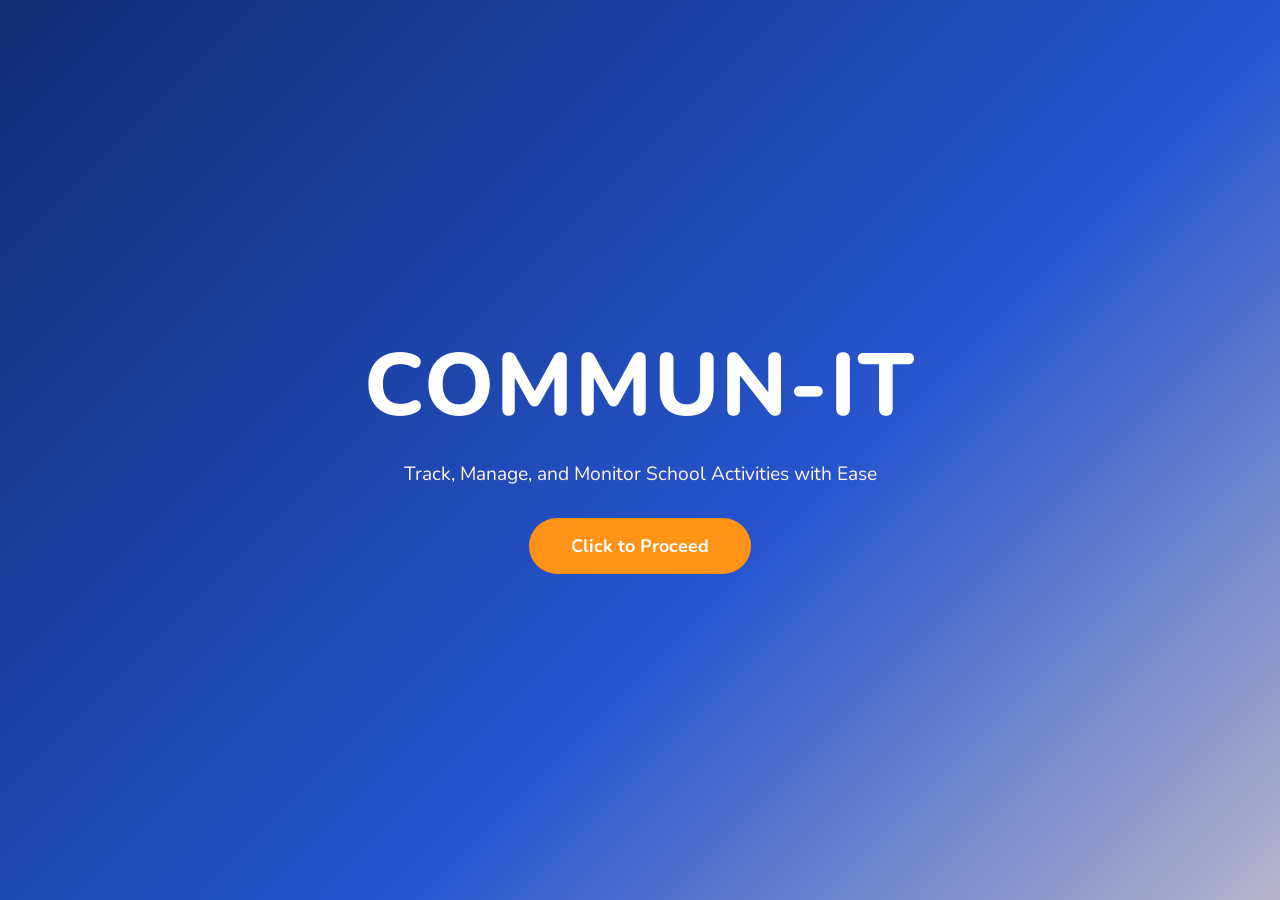
<file: index.html>
<!DOCTYPE html>
<html>
<head>
    <meta name="viewport" content="width=device-width, initial-scale=1.0">
    <link rel="stylesheet" href="Months/style.css">
    <link rel="preconnect" href="https://fonts.googleapis.com">
    <link rel="preconnect" href="https://fonts.gstatic.com" crossorigin>
    <link href="https://fonts.googleapis.com/css2?family=Nunito:ital@0;1&display=swap" rel="stylesheet">
</head>
<body>

<section id="homepage">
    <div class="opening-content">
        <h1>COMMUN-IT</h1>
        <p>Track, Manage, and Monitor School Activities with Ease</p>
        <a href="content.html" class="enter-btn" id="proceed-btn">
            Click to Proceed
        </a>
    </div>
</section>

</body>
</html>
</file>
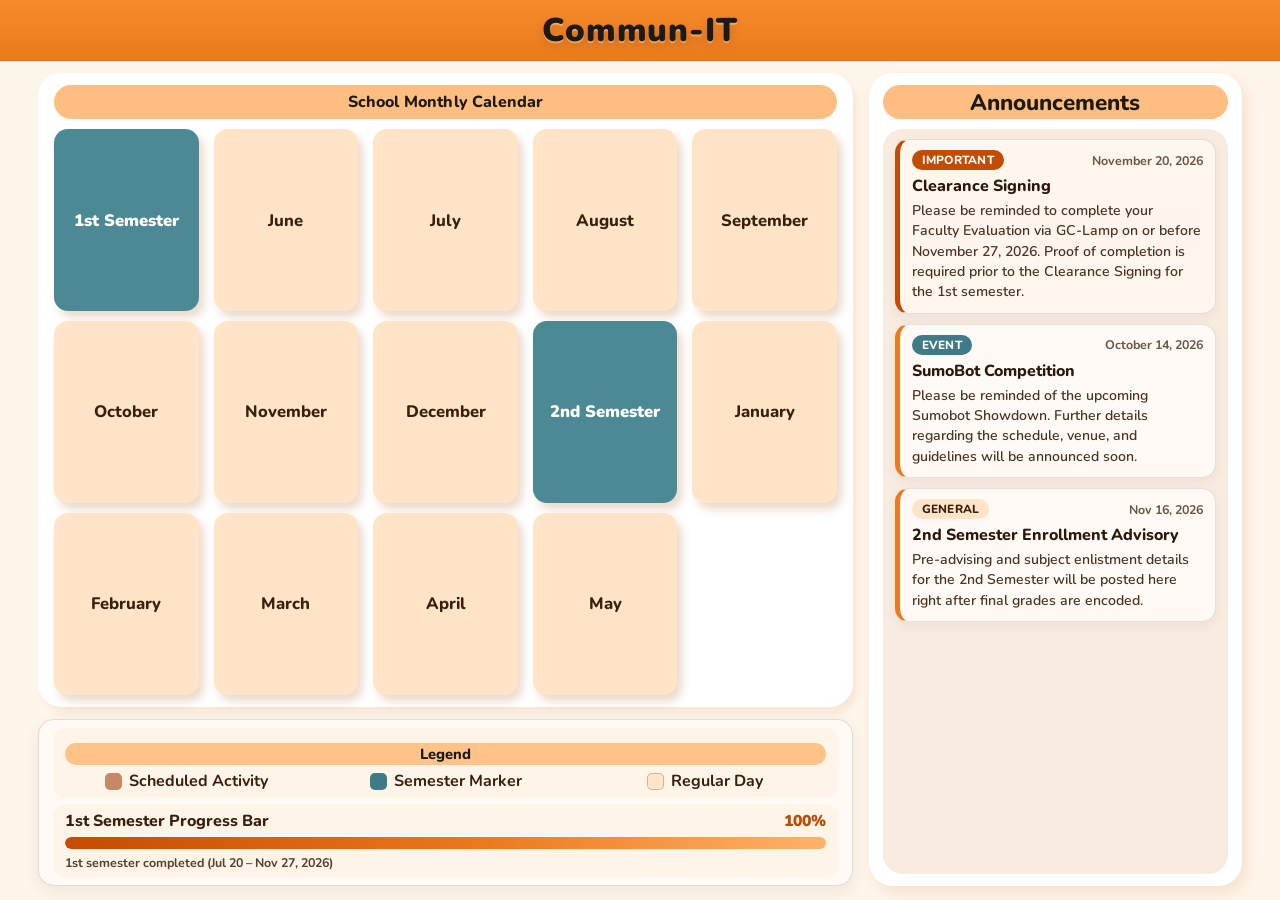
<file: content.html>
<!DOCTYPE html>
<html>
<head>
    <link rel="stylesheet" href="Months/style.css">
    <script src="Months/calendar.js" defer></script>
    <link rel="preconnect" href="https://fonts.googleapis.com">
    <link rel="preconnect" href="https://fonts.gstatic.com" crossorigin>
    <link href="https://fonts.googleapis.com/css2?family=Nunito:wght@400;600;700;800;900&display=swap" rel="stylesheet">
    <meta name="viewport" content="width=device-width, initial-scale=1.0">
</head>
<body>

<div class="title">
    <h1>Commun-IT</h1>
</div>

<div class="three-box-ui">
    <div class="main-calendar-div">

        <div class="month-portion">
            <div class="calendar-title">
                <span>School Monthly Calendar</span>
            </div>

            <div class="months-grid">
                <li class="rectangle" style="background-color: rgb(75, 137, 148);"><a style="font-weight: 900; color: rgb(255, 255, 255);">1st Semester</a></li>
                <li class="rectangle"><a href="Months/June.html">June</a></li>
                <li class="rectangle"><a href="Months/July.html">July</a></li>
                <li class="rectangle"><a href="Months/August.html">August</a></li>
                <li class="rectangle"><a href="Months/September.html">September</a></li>
                <li class="rectangle"><a href="Months/October.html">October</a></li>
                <li class="rectangle"><a href="Months/November.html">November</a></li>
                <li class="rectangle"><a href="Months/December.html">December</a></li>
                <li class="rectangle" style="background-color: rgb(75, 137, 148);"><a style="font-weight: 900; color:rgb(255, 255, 255)">2nd Semester</a></li>
                <li class="rectangle"><a href="Months/January.html">January</a></li>
                <li class="rectangle"><a href="Months/February.html">February</a></li>
                <li class="rectangle"><a href="Months/March.html">March</a></li>
                <li class="rectangle"><a href="Months/April.html">April</a></li>
                <li class="rectangle"><a href="Months/May.html">May</a></li>
            </div>
        </div>

<div class="details-of-calendar">
    <div class="calendar-summary-card">
        <div class="summary-section legend-section">
            <span class="calendar-detail-titles">Legend</span>
            <ul class="legend-list">
                <li><span class="legend-swatch swatch-activity"></span> Scheduled Activity</li>
                <li><span class="legend-swatch swatch-semester"></span> Semester Marker</li>
                <li><span class="legend-swatch swatch-day"></span> Regular Day</li>
            </ul>
        </div>

        <div class="semester-progress-box" data-start="2026-07-20" data-end="2026-11-27">
            <div class="semester-progress-header">
                <span class="semester-progress-title">1st Semester Progress Bar</span>
                <span class="semester-progress-value">0%</span>
            </div>
            <div
                class="semester-progress-track"
                role="progressbar"
                aria-label="1st Semester Progress Bar"
                aria-valuemin="0"
                aria-valuemax="100"
                aria-valuenow="0"
            >
                <div class="semester-progress-fill" style="width: 0%;"></div>
            </div>
            <p class="semester-progress-subtext">Jul 20, 2026 – Nov 27, 2026</p>
        </div>
    </div>
</div>

    </div>
    <div class="announcement-board">
        <div class="announcement-title">
            <span>Announcements</span>
        </div>
        <div class="announcement-content">
            <article class="announcement-item is-urgent">
                <div class="announcement-meta">
                    <span class="announcement-badge badge-urgent">Important</span>
                    <time class="announcement-date" datetime="2026-11-23">November 20, 2026</time>
                </div>
                <h3 class="announcement-item-title">Clearance Signing</h3>
                <p class="announcement-item-body">
                Please be reminded to complete your Faculty Evaluation via GC-Lamp on or before November 27, 2026. Proof of completion is required prior to the Clearance Signing for the 1st semester.
                </p>
            </article>

            <article class="announcement-item">
                <div class="announcement-meta">
                    <span class="announcement-badge badge-event">Event</span>
                    <time class="announcement-date" datetime="2026-11-20">October 14, 2026</time>
                </div>
                <h3 class="announcement-item-title">SumoBot Competition</h3>
                <p class="announcement-item-body">
                Please be reminded of the upcoming Sumobot Showdown. Further details regarding the schedule, venue, and guidelines will be announced soon.
                 </p>
            </article>

            <article class="announcement-item">
                <div class="announcement-meta">
                    <span class="announcement-badge badge-general">General</span>
                    <time class="announcement-date" datetime="2026-11-16">Nov 16, 2026</time>
                </div>
                <h3 class="announcement-item-title">2nd Semester Enrollment Advisory</h3>
                <p class="announcement-item-body">
                Pre-advising and subject enlistment details for the 2nd Semester will be posted here right after final grades are encoded.
                </p>
            </article>
        </div>
    </div>
</div>

</body>
</html>
</file>
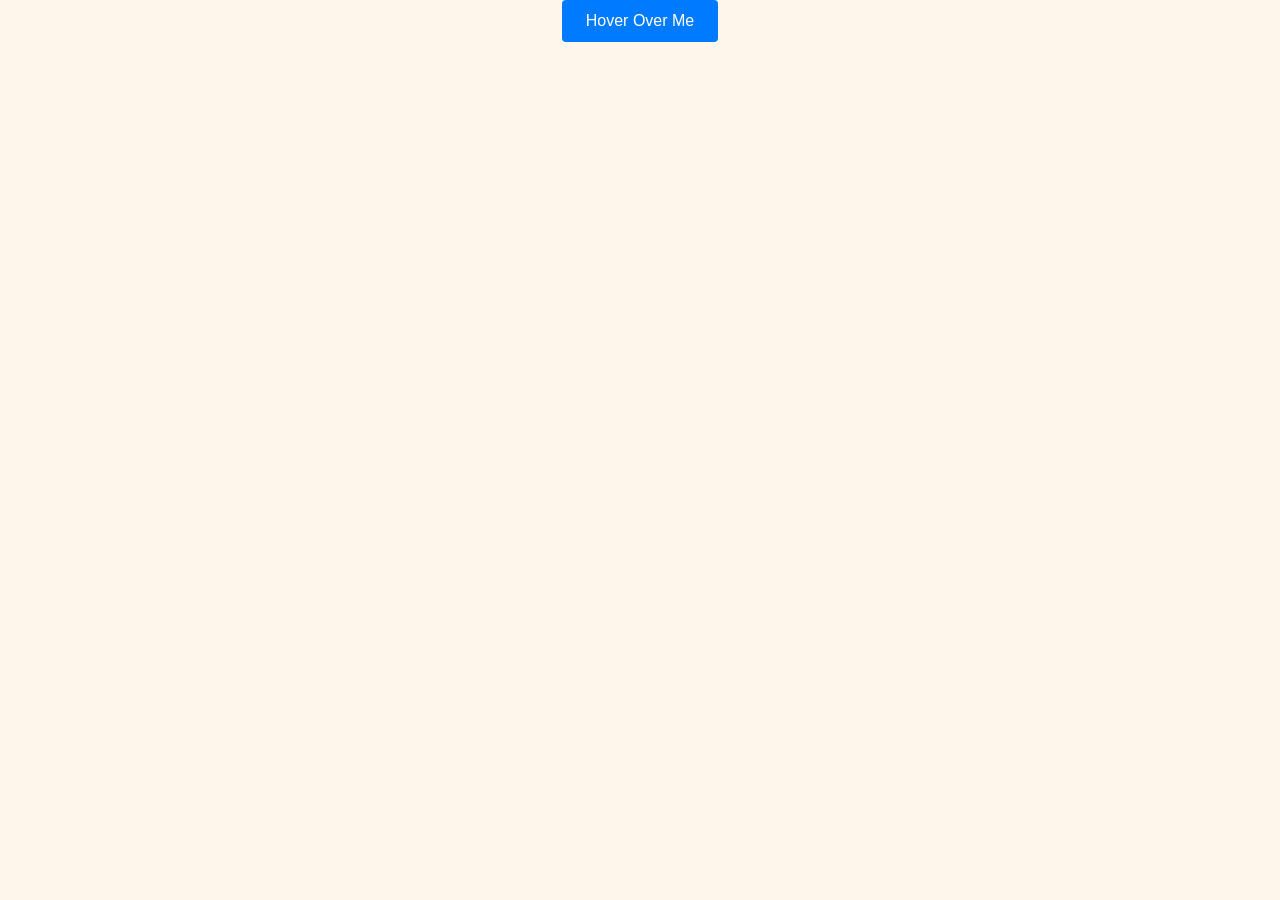
<file: Months/test.html>
<!DOCTYPE html>
<html lang="en">
<head>
    <link rel="stylesheet" href="style.css">
    <meta charset="UTF-8">
    <meta name="viewport" content="width=device-width, initial-scale=1.0">
    <title>Hover Effect Example</title>
    <style>
        /* 1. Define the default appearance */
        .hover-btn {
            background-color: #007BFF;
            color: white;
            padding: 12px 24px;
            font-size: 16px;
            border: none;
            border-radius: 4px;
            cursor: pointer;
            
            /* 2. Add a transition for smooth movement (highly recommended) */
            transition: background-color 0.3s ease, transform 0.2s ease;
        }

        /* 3. Define the style changes inside the :hover block */
        .hover-btn:hover {
            background-color: #0056b3; /* Darkens the button background */
            transform: scale(1.05);     /* Scales the button up slightly */
        }
    </style>
</head>
<body>
    <div class="button">
    <button class="hover-btn">Hover Over Me</button>
    </div>
    
</body>
</html>
</file>
<file: Months/style.css>
body {font-family: Nunito;}
a {text-decoration: none; color: #1d1a15;}

.title h1{
  font-size: 1.7rem;
  font-weight: 900;

  color: #1d1a15;
  padding: 0;
  margin: 0;
}

.title h2{
  font-size: 16px;
}

/* Title Header*/
.title {
  display: flex;
  justify-content: center;
  align-items: center;
  padding: 5px 5px;
  height: 50px;
  background: #F28C38;
  text-align: center;
}

.title a {
  text-decoration: none;
  font-size: 20px;
  color: white;
}

.content-sem-header {
  color: #38200E;
  font-weight: 700;
  font-size: 1.5rem;
}

/* Month header */
.month {
  box-sizing: border-box;
  padding: 70px 25px;
  width: 100%;
  background: #1abc9c;
  text-align: center;
}

/* div containers */

.three-box-ui {
  margin: 3vw auto;
  padding-bottom: 6vh;

  display: flex;
  width: fit-content;
  justify-content: center;

  gap: 1.5vw
}

.month li {
  list-style: none;
}

.month ul li:not(.prev):not(.next) {
  list-style: none;
  text-align: center;
}

.month .prev,
.month .next {
  position: absolute;
  top: 50%;
  transform: translateY(-50%);
}

.month .prev { left: 0; }
.month .next { right: 0; }

.main-calendar-div {
  display: flex;
  flex-direction: column;
  width: fit-content;

  gap: 1.5vw;
}

.month-portion {
  width: 60vw;
  height: auto;
  background-color: #ffffff;
  box-shadow: 0.3rem 0.4rem 0.5rem rgba(180, 95, 25, 0.10);

  padding-top: 2vh;
  padding-bottom: 2vh;

  border-radius: 2rem;
}

.calendar-title {
  font-weight: bold; 
  color: #1d1a15;
  font-size: 16px;

  margin: 0 1vw;
  margin-bottom: 1vw;
  background-color: #ffbe81; 
  border-radius: 2rem;
  width: auto;
  height: 4.5vh;

  display: flex;
  justify-content: center;
  align-items: center;
}

@media (max-width: 600px) {
  .calendar-title {
    font-size: clamp(0.8rem, 4.6vw, 1.8rem);
    height: 4vh;
  }
}

.details-of-calendar {
  display: flex;

  gap: 1.5vw;
}

.legend {
  background-color: #ffffff;
  height: 20vh;
  width: 30%;
  box-shadow: 0.3rem 0.4rem 1rem rgba(180, 95, 25, 0.15);

  border-radius: 2rem;
}

.monthly-overview {
  background-color: #ffffff;

  height: 20vh;
  flex: 1;

  box-shadow: 0.3rem 0.4rem 1rem rgba(180, 95, 25, 0.15);

  border-radius: 2rem;
}

.calendar-detail-titles {
  font-size: 1.3rem; 
  color: #1d1a15; 
  display: inline-block;
  margin-left: 1vw; 
  margin-top: 1vh; 
  font-weight: bold;
}

.announcement-board {
  background-color: #ffffff;
  width: 30vw;
  height: auto;
  box-shadow: 0.3rem 0.4rem 1rem rgba(180, 95, 25, 0.15);

  border-radius: 2rem;

  display: flex;
  flex-direction: column;
}

.announcement-title {
  width: auto;
  height: 4.5vh;
  font-weight: bold;

  margin: 2vh 1vw;

  border-radius: 2rem;

  background-color: #ffbe81;

  display: flex;
  align-items: center;
  justify-content: center;
}

.announcement-title span {
  color: #1d1a15;
  font-size: 1.4rem;
  font-weight: 900;
  text-align: center;
}

.announcement-content {
  flex: 1;
  width: auto;
  background-color: #f8ece0;

  margin: 0 1vw 2vh 1vw;

  border-radius: 2rem;
}

/* Previous button*/
.month .prev a{
  display: block;
  background-color: #007BFF;
  color: white;
  padding: 11px 22px;
  font-size: 12px;
  border: none;
  border-radius: 4px;
  cursor: pointer;
  /* Transition for smooth movement*/
  transition: background-color 0.3s ease, transform 0.2s ease;
}

/* Prev button hover effect */
.prev a:hover {
  background-color: #0056b3; /* Darkens the button background */
  transform: scale(1.05);     /* Scales the button up slightly */
}

/* Next button */
.month .next a{
  background-color: #007BFF;
  color: white;
  padding: 11px 22px;
  font-size: 12px;
  border: none;
  border-radius: 4px;
  cursor: pointer;
  /* Transition for smooth movement*/
  transition: background-color 0.3s ease, transform 0.2s ease;
}

/* Next button hover effect */
.next a:hover {
  background-color: #0056b3; /* Darkens the button background */
  transform: scale(1.05);     /* Scales the button up slightly */
}

/* Weekdays (Sun-Sat) */
.weekdays {
  margin: 0;
  padding: 10px 0;
  background-color:#ddd;
}

/* Aligns labels (Sun-Sat) correctly*/
.weekdays li {
  display: inline-block;
  width: 13.6%;
  color: #666;
  text-align: center;
}

/* Days (1-31) */
.days {
  padding: 10px 0;
  background: #eee;
  margin: 0;
}

/*clickable area to access button on days and how it looks*/
.days button {
  width: min(44px, 100%);
  min-height: 36px;
  padding: 8px 2px;
  border: 0;
  border-radius: 4px;
  background: transparent;
  text-align: center;
  font-size: 12px;
  color: #777;
  cursor: pointer;
}

/*color of highlight when hovered*/
.days button:hover,
.days button:focus {
  background: #fafafa;
  outline: 2px solid #06a147;
}

/*makes sure that day positions are correct*/
.days > .day-cell {
  position: relative;
  width: 100%;
  min-width: 0;
  display: flex;
  justify-content: center;
}

/*makes info pop up during hover*/
.days .tooltip {
  position: absolute;
  bottom: calc(100% + 8px);
  left: 50%;
  z-index: 1;
  padding: 8px 12px;
  border-radius: 4px;
  background: #333;
  color: white;
  white-space: nowrap;
  transform: translateX(-50%);
  visibility: hidden;
  opacity: 0;
  transition: opacity 0.2s ease;
}

/*makes button highlight when hovering or focus*/
.days > .day-cell:hover .tooltip,
.days > .day-cell:focus-within .tooltip {
  visibility: visible;
  opacity: 1;
}

/*makes sure that days and the weekdays are alligned in their respective columns*/
.weekdays,
.days {
  display: grid;
  grid-template-columns: repeat(7, minmax(0, 1fr));
  list-style: none;
  padding: 10px;
  place-items: center;
  text-align: center;
}

/*empty spaces so that dates are aligned to their correct days*/
.days .empty {
  visibility: hidden;
  margin: 0;
  padding: 0;
}

/* Highlight the "current" day */
.days button.active {
  padding: 5px;
  background: #1abc9c;
  color: white !important
}

/* button container */
.button {
display: flex;
  justify-content: center;
  align-items: center;     
}

/*Info at the bottom of the page*/
.selected-date-info {
  margin: 20px 10px;
  padding: 12px;
  border-radius: 4px;
  background: #eee;
  color: #333;
  text-align: center;
}

/*BACKGROUND COLOR OF THE PAGE*/
:root{--bg:#FFF6EB;color-scheme:light}
html,body {
  height:100%;
  margin:0;
  background:var(--bg)
}

/*BUTTONS*/
.months-grid {
  display: grid;
  grid-template-columns: repeat(5, 1fr);
  gap: 1.7rem;

  justify-items: center;
  align-items: center;

  margin: 2vh 2vw;
}

.rectangle {
  width: 9.5vw;
  height: 11vh;

  box-shadow: 0.3rem 0.4rem 0.5rem rgba(153, 71, 4, 0.2);

  background-color: #FFE4C8;

  border-radius: 15px;
  box-sizing: border-box;
  min-height: 120px;
  margin: 0;
  padding: 0;

  list-style: none;

  font-size: 20px;

  transition: all 0.2s ease;
}

.rectangle:hover {
  background-color: #FFC896;
  transform: translateY(-3px);
}

.rectangle a{
  display: flex;
  align-items: center;
  justify-content: center;
  width: 100%;
  height: 100%;
  text-decoration: none;

  font-weight: 800;
  color: #38200E;
}

#homepage{
  min-height:100vh;
  min-height:100svh;
  padding:24px;
  display:flex;
  flex-direction:column;
  justify-content:center;
  align-items:center;
  text-align:center;
  background: linear-gradient(
    135deg,
    #102c72 0%,
    #2755cf 60%,
    #ffe3c9 120%
  );
  color:white;
}

.opening-content h1{
  font-size:clamp(48px, 10vw, 90px);
  font-weight:800;
  letter-spacing:2px;
  margin-bottom:15px;
}

.opening-content p{
  font-size:clamp(18px, 3vw, 24px);
  max-width:700px;
  line-height:1.5;
  color:#fff4e6;
  margin-bottom:35px;
}

/* enter button */
.enter-btn{
  display:inline-block;
  padding:16px 42px;
  background:#ff9317;
  color:white;
  font-size:18px;
  font-weight:bold;
  border-radius:999px;
  text-decoration:none;
  transition:all .3s ease;
}

/* effects for the enter button */
.enter-btn:hover{
  background:#ff7a00;
  transform:translateY(-3px);
  box-shadow:0 8px 20px rgba(0,0,0,.25);
}

/* for the fade out transition */
body{
    opacity: 1;
    transition: opacity 0.5s ease;
}
body.fade-out{
    opacity: 0;
}

/* for the fade in transition */
@keyframes fadeIn{
    from{
        opacity:0;
    }
    to{
        opacity:1;
    }
}

@media (max-width: 600px) {
  .three-box-ui {
    box-sizing: border-box;
    width: auto;
    margin: 16px;
    padding-bottom: 16px;
    flex-direction: column;
    align-items: stretch;
    gap: 16px;
  }

  .main-calendar-div {
    width: 100%;
    min-width: 0;
    gap: 16px;
  }

  .month-portion {
    box-sizing: border-box;
    width: 100%;
    min-width: 0;
    padding: 16px 12px;
  }

  .calendar-title {
    box-sizing: border-box;
    width: 100%;
    min-height: 48px;
    height: auto;
    margin: 0 0 12px;
    padding: 8px;
    font-size: clamp(0.9rem, 4.5vw, 1.2rem);
    line-height: 1.25;
    text-align: center;
  }

  .calendar-detail-titles {
    font-size: clamp(0.9rem, 4vw, 1.15rem);
    margin: 0;
    padding: 12px;
  }

  .announcement-title span {
    font-size: clamp(0.9rem, 4vw, 1.2rem);
  }

  .months-grid {
    grid-template-columns: repeat(2, minmax(0, 1fr));
    gap: 10px;
    margin: 0;
    align-items: stretch;
    justify-items: stretch;
  }

  .rectangle {
    box-sizing: border-box;
    width: 100%;
    min-width: 0;
    height: 78px;
    min-height: 0;
    font-size: clamp(14px, 4vw, 18px);
  }

  .rectangle a {
    box-sizing: border-box;
    padding: 8px;
    text-align: center;
    overflow-wrap: normal;
  }

  .months-grid > .rectangle:nth-child(1),
  .months-grid > .rectangle:nth-child(9) {
    grid-column: 1 / -1;
    height: 52px;
    font-size: 16px;
  }

  .months-grid > .rectangle:nth-child(8),
  .months-grid > .rectangle:nth-child(14) {
    grid-column: 1 / -1;
    justify-self: center;
    width: calc((100% - 10px) / 2);
  }

  .details-of-calendar {
    flex-direction: column;
    gap: 12px;
  }

  .legend,
  .monthly-overview {
    box-sizing: border-box;
    width: 100%;
    min-width: 0;
    min-height: 96px;
    height: auto;
  }

  .announcement-board {
    box-sizing: border-box;
    width: 100%;
    min-width: 0;
    min-height: 220px;
    padding: 12px;
  }

  .announcement-title {
    box-sizing: border-box;
    min-height: 48px;
    height: auto;
    margin: 0 0 12px;
    padding: 8px;
  }

  .announcement-content {
    min-height: 140px;
    margin: 0;
  }

  .title {
    height: auto;
    min-height: 50px;
  }

  .title a,
  .title h1,
  .title h2 {
    font-size: 18px;
  }

  .month {
    padding: 50px 12px 30px;
  }

  .month ul li {
    font-size: 16px;
    letter-spacing: 1px;
  }

  .month .prev a,
  .month .next a {
    padding: 10px 12px;
  }

  .weekdays,
  .days {
    padding: 8px 4px;
  }

  .weekdays li {
    font-size: 12px;
  }

  .days button {
    min-height: 40px;
  }

  .days .tooltip {
    position: fixed;
    left: 50%;
    bottom: 16px;
    max-width: calc(100vw - 32px);
    white-space: normal;
  }

  .months_this,
  .months_next {
    grid-template-columns: repeat(2, minmax(0, 1fr));
    gap: 10px;
    padding: 0 12px;
  }

  .rectangle {
    min-height: 78px;
  }

  #homepage {
    padding: 24px 16px;
  }

  .opening-content p {
    margin-left: auto;
    margin-right: auto;
  }

  .enter-btn {
    width: min(240px, 100%);
    padding: 15px 20px;
  }
}

@media (max-width: 600px) {
  .months_this,
  .months_next {
    grid-template-columns: 1fr;
  }

  .opening-content h1 {
    font-size: clamp(32px, 12vw, 42px);
  }

  .days button {
    min-height: 38px;
    font-size: 11px;
  }
}

/* Fit the month calendar cleanly inside one screen */
html,
body {
  min-height: 100dvh;
  height: auto;
  overflow-x: hidden;
}

body:has(.month) {
  height: 100dvh;
  overflow: hidden;
  display: flex;
  flex-direction: column;
}

.title {
  flex: 0 0 48px;
  height: 48px;
}

.month {
  position: relative;
  flex: 0 0 auto;
  padding: 20px 60px;
  min-height: 0;
  width: 100%;
  box-sizing: border-box;
  display: flex;
  align-items: center;
  justify-content: center;
}

.weekdays {
  flex: 0 0 auto;
  width: 100%;
  min-height: 0;
  padding: 8px 10px;
  box-sizing: border-box;
}

.days {
  flex: 1 1 auto;
  width: 100%;
  min-height: 0;
  padding: 6px 10px 10px;
  box-sizing: border-box;
  grid-template-rows: repeat(6, minmax(0, 1fr));
  align-content: stretch;
}

.days > .day-cell {
  width: 100%;
  height: 100%;
  min-height: 0;
  display: flex;
  align-items: center;
  justify-content: center;
}

.days button {
  box-sizing: border-box;
  width: 100%;
  height: 100%;
  min-height: 0;
  padding: 4px;
  font-size: clamp(0.85rem, 1.5vh, 1.1rem);
  font-weight: 700;
}

.selected-date-info {
  display: none;
}

/* Centered pop-up with blurred background */
.modal-backdrop {
  position: fixed;
  inset: 0;
  z-index: 2000;
  background: rgba(29, 26, 21, 0.35);
  backdrop-filter: blur(6px);
  -webkit-backdrop-filter: blur(6px);
  display: flex;
  align-items: center;
  justify-content: center;
  padding: 20px;
}

.modal-backdrop[hidden] {
  display: none;
}

.modal-card {
  position: relative;
  width: min(420px, 88vw);
  max-height: 75vh;
  overflow-y: auto;
  background: #ffffff;
  color: #1d1a15;
  border-radius: 16px;
  padding: 22px 48px 22px 24px;
  box-shadow: 0 18px 42px rgba(0, 0, 0, 0.28);
  text-align: left;
}

.modal-heading {
  margin: 0 0 10px;
  font-size: 1.15rem;
  font-weight: 800;
  color: #38200e;
}

.modal-body {
  font-size: 0.95rem;
  line-height: 1.5;
  color: #1d1a15;
}

.modal-close-btn {
  position: absolute;
  top: 12px;
  right: 12px;
  width: 32px;
  height: 32px;
  border: none;
  border-radius: 50%;
  background: #ffe4c8;
  color: #38200e;
  font-size: 1.3rem;
  line-height: 1;
  cursor: pointer;
  display: flex;
  align-items: center;
  justify-content: center;
  transition: background-color 0.2s ease, transform 0.15s ease;
}

.modal-close-btn:hover {
  background: #ffc896;
  transform: scale(1.06);
}

/* rectangle calendar dates */
.days {
  gap: 10px;
  padding: 10px 14px 14px;
}

.days > .day-cell {
  width: 100%;
  height: 100%;
  min-width: 0;
  min-height: 0;
  display: flex;
  align-items: center;
  justify-content: center;
}

.days button {
  width: 100%;
  height: 100%;
  min-height: 0;
  padding: 6px;
  border: none;
  border-radius: 15px;
  background-color: #FFE4C8;
  color: #38200E;
  font-size: clamp(0.95rem, 1.8vh, 1.25rem);
  font-weight: 800;
  box-shadow: 0.2rem 0.3rem 0.45rem rgba(153, 71, 4, 0.16);
  cursor: pointer;
  transition: background-color 0.2s ease, transform 0.2s ease, box-shadow 0.2s ease, color 0.2s ease;
}

.days button:hover,
.days button:focus-visible {
  background-color: #FFC896;
  color: #1d1a15;
  outline: none;
  transform: translateY(-4px) scale(1.04);
  box-shadow: 0.3rem 0.5rem 0.75rem rgba(153, 71, 4, 0.25);
}

.days button.selected,
.days button[aria-pressed="true"] {
  background-color: #ffbe81;
  color: #1d1a15;
  box-shadow: 0 0 0 2px #F28C38, 0.3rem 0.45rem 0.7rem rgba(153, 71, 4, 0.22);
}

/* Weekday header cards (no hover lift/color shift) */
.weekdays {
  gap: 10px;
  padding: 8px 14px 10px;
  background-color: #eee;
}

.weekdays li {
  width: 100%;
  height: 100%;
  min-height: 38px;
  padding: 6px 4px;
  box-sizing: border-box;
  border-radius: 15px;
  background-color: #FFE4C8;
  color: #38200E;
  font-size: clamp(0.85rem, 1.5vh, 1.05rem);
  font-weight: 800;
  box-shadow: 0.2rem 0.3rem 0.45rem rgba(153, 71, 4, 0.16);
  display: flex;
  align-items: center;
  justify-content: center;
  pointer-events: none;
  user-select: none;
}

/* Grid lines between columns and rows in the gaps */
.weekdays,
.days {
  position: relative;
}

/* Exact gap divider lines aligned to the 7-column grid */
.weekdays,
.days {
  position: relative;
  gap: 10px;
}

/* Support 5 or 6 rows cleanly on any month */
.days {
  grid-auto-rows: minmax(0, 1fr);
}

/* Crisp divider lines centered inside the 10px gaps */
.weekdays,
.days {
  gap: 10px;
  background-color: #eee;
}

/* Clean warm outline on date buttons and weekday headers */
.days button {
  border: 1.5px solid rgba(153, 71, 4, 0.28);
}

.days button:hover,
.days button:focus-visible {
  border-color: rgba(153, 71, 4, 0.55);
}

.weekdays li {
  border: 1.5px solid rgba(153, 71, 4, 0.22);
}

@media (max-width: 600px) {
  .weekdays,
  .days {
    gap: clamp(4px, 2vw, 8px);
    padding-right: clamp(4px, 3vw, 10px);
    padding-left: clamp(4px, 3vw, 10px);
  }

  .weekdays li {
    padding-right: 1px;
    padding-left: 1px;
    font-size: clamp(0.65rem, 3vw, 0.85rem);
  }
}

/* adjust font size of month and year*/
.month > div,
.month div > :not(.prev):not(.next) {
  font-size: clamp(2.3rem, 5.2vh, 3.8rem);
  font-weight: 900;
  line-height: 1.08;
  letter-spacing: 0.5px;
  color: #ffffff;
  text-align: center;
  text-shadow:
    0 2px 0 rgba(15, 118, 98, 0.92),
    0 4px 0 rgba(10, 82, 68, 0.88),
    0 8px 16px rgba(0, 0, 0, 0.3);
}

.month span {
  display: inline-block;
  margin-top: 2px;
  font-size: clamp(1.2rem, 2.5vh, 1.75rem) !important;
  font-weight: 800;
  letter-spacing: 1px;
  color: #f0fdf9;
  text-shadow:
    0 1.5px 0 rgba(15, 118, 98, 0.92),
    0 3px 0 rgba(10, 82, 68, 0.88),
    0 5px 10px rgba(0, 0, 0, 0.25);
}

/* change colors of the calendar */
body:has(.month),
.weekdays,
.days {
  background-color: #fff8f0 !important;
  color: #38200e;
}

.month {
  background: linear-gradient(135deg, #ffd4a8 0%, #ffc896 55%, #ffb374 100%) !important;
  border-bottom: 1.5px solid rgba(153, 71, 4, 0.2);
}

.month > div,
.month div > :not(.prev):not(.next) {
  color: #38200e;
  text-shadow:
    0 2px 0 rgba(255, 228, 200, 0.95),
    0 4px 0 rgba(217, 130, 59, 0.45),
    0 7px 14px rgba(56, 32, 14, 0.18);
}

.month span {
  color: #5c3518;
  text-shadow:
    0 1.5px 0 rgba(255, 228, 200, 0.9),
    0 3px 0 rgba(217, 130, 59, 0.35),
    0 4px 10px rgba(56, 32, 14, 0.14);
}

.month .prev,
.month .next,
.month button.prev,
.month button.next,
.month a.prev,
.month a.next {
  background-color: #ffe4c8 !important;
  color: #38200e !important;
  border: 1.5px solid rgba(153, 71, 4, 0.32) !important;
  border-radius: 12px;
  box-shadow: 0.15rem 0.25rem 0.4rem rgba(153, 71, 4, 0.18);
  transition: background-color 0.2s ease, transform 0.18s ease, box-shadow 0.2s ease;
}

.month .prev:hover,
.month .next:hover,
.month button.prev:hover,
.month button.next:hover,
.month a.prev:hover,
.month a.next:hover {
  background-color: #ffbe81 !important;
  transform: translateY(-2px) scale(1.05);
  box-shadow: 0.25rem 0.35rem 0.55rem rgba(153, 71, 4, 0.25);
}

/* changing color of month and year banner */
.month {
  background: linear-gradient(135deg, #478995 0%, #3E7B86 55%, #326670 100%) !important;
  border-bottom: 1.5px solid #2A5B64;
}

.month > div,
.month div > :not(.prev):not(.next) {
  color: #ffffff !important;
  text-shadow:
    0 2px 0 #26535b,
    0 4px 0 #1c3f45,
    0 7px 14px rgba(0, 0, 0, 0.28) !important;
}

.month span {
  color: #e6f4f6 !important;
  text-shadow:
    0 1.5px 0 #26535b,
    0 3px 0 #1c3f45,
    0 5px 10px rgba(0, 0, 0, 0.24) !important;
}

/* Keep outer .prev/.next wrapper transparent so there is no double box */
.month .prev,
.month .next {
  background: transparent !important;
  border: none !important;
  box-shadow: none !important;
  padding: 0 !important;
}

/* change warm peach Month & Year banner */
.month {
  background: linear-gradient(135deg, #ffd4a8 0%, #ffc896 55%, #ffb374 100%) !important;
  border-bottom: 1.5px solid rgba(153, 71, 4, 0.2);
}

.month > div,
.month div > :not(.prev):not(.next) {
  color: #38200e !important;
  text-shadow:
    0 2px 0 rgba(255, 228, 200, 0.95),
    0 4px 0 rgba(217, 130, 59, 0.45),
    0 7px 14px rgba(56, 32, 14, 0.18) !important;
}

.month span {
  color: #5c3518 !important;
  text-shadow:
    0 1.5px 0 rgba(255, 228, 200, 0.9),
    0 3px 0 rgba(217, 130, 59, 0.35),
    0 4px 10px rgba(56, 32, 14, 0.14) !important;
}

/* remove wrapper box from left and right button*/
.month .prev,
.month .next {
  background: transparent !important;
  border: none !important;
  box-shadow: none !important;
  padding: 0 !important;
}

/* style left and right button*/
.month .prev button,
.month .prev a,
.month .next button,
.month .next a,
.month button.prev,
.month button.next,
.month a.prev,
.month a.next,
.month .prev,
.month .next {
  background-color: #ffad60 !important;
  color: #38200e !important;
  border: 1.5px solid rgba(153, 71, 4, 0.35) !important;
  border-radius: 12px !important;
  width: 40px;
  height: 40px;
  padding: 0 !important;
  font-size: 1.1rem !important;
  font-weight: 900 !important;
  display: inline-flex !important;
  align-items: center;
  justify-content: center;
  box-shadow: 0.15rem 0.25rem 0.4rem rgba(153, 71, 4, 0.2) !important;
  cursor: pointer;
  transition: background-color 0.2s ease, transform 0.18s ease, box-shadow 0.2s ease !important;
}

/* adjust buttons again*/
.month .prev:has(button),
.month .prev:has(a),
.month .next:has(button),
.month .next:has(a) {
  background: transparent !important;
  border: none !important;
  box-shadow: none !important;
  width: auto;
  height: auto;
}

.month .prev button:hover,
.month .prev a:hover,
.month .next button:hover,
.month .next a:hover,
.month button.prev:hover,
.month button.next:hover,
.month a.prev:hover,
.month a.next:hover,
.month .prev:not(:has(button)):not(:has(a)):hover,
.month .next:not(:has(button)):not(:has(a)):hover {
  background-color: #ffe4c8 !important;
  color: #1d1a15 !important;
  transform: translateY(-2px) scale(1.06) !important;
  box-shadow: 0.2rem 0.35rem 0.55rem rgba(153, 71, 4, 0.28) !important;
}

/* Keep < on the left and > on the right, just slightly inset from the edges */
.month {
  position: relative;
}

.month .prev,
.month .prev button,
.month .prev a,
.month button.prev,
.month a.prev {
  position: absolute !important;
  left: clamp(12px, 3vw, 36px) !important;
  right: auto !important;
  top: 50% !important;
  transform: translateY(-50%) !important;
  background-color: #3E7B86 !important;
  color: #FFF8F0 !important;
  border-color: #2A5B64 !important;
}

.month .next,
.month .next button,
.month .next a,
.month button.next,
.month a.next {
  position: absolute !important;
  right: clamp(12px, 3vw, 36px) !important;
  left: auto !important;
  top: 50% !important;
  transform: translateY(-50%) !important;
  background-color: #3E7B86 !important;
  color: #FFF8F0 !important;
  border-color: #2A5B64 !important;
}

.month .prev:hover,
.month .prev button:hover,
.month .prev a:hover,
.month button.prev:hover,
.month a.prev:hover {
  background-color: #2E646E !important;
  color: #FFFFFF !important;
  transform: translateY(-50%) scale(1.06) !important;
}

.month .next:hover,
.month .next button:hover,
.month .next a:hover,
.month button.next:hover,
.month a.next:hover {
  background-color: #2E646E !important;
  color: #FFFFFF !important;
  transform: translateY(-50%) scale(1.06) !important;
}

/* Keep the arrow glyph itself crisp with no stacked 3D shadow */
.month .prev,
.month .next,
.month .prev *,
.month .next *,
.month button.prev,
.month button.next,
.month a.prev,
.month a.next {
  text-shadow: none !important;
  filter: none !important;
  font-weight: 700 !important;
  line-height: 1 !important;
}

/* Highlight calendar dates that have scheduled activities */
.days button.has-activity,
.days button.has-event,
.days button[data-has-event="true"] {
  background-color: #c68866 !important;
  color: #fffaf5 !important;
  border-color: #8f5638 !important;
  box-shadow: 0.22rem 0.35rem 0.55rem rgba(110, 56, 24, 0.28);
}

.days button.has-activity:hover,
.days button.has-event:hover,
.days button[data-has-event="true"]:hover,
.days button.has-activity:focus-visible,
.days button.has-event:focus-visible,
.days button[data-has-event="true"]:focus-visible {
  background-color: #b57452 !important;
  color: #ffffff !important;
  border-color: #784429 !important;
  transform: translateY(-4px) scale(1.04);
  box-shadow: 0.3rem 0.5rem 0.75rem rgba(110, 56, 24, 0.36);
}

.title {
  position: relative;
  display: flex;
  align-items: center;
  justify-content: center;
}

.back-content-btn {
  position: absolute;
  left: clamp(12px, 2.5vw, 28px);
  top: 50%;
  transform: translateY(-50%);
  display: inline-flex;
  align-items: center;
  gap: 6px;
  padding: 6px 12px;
  background-color: #ffe4c8;
  color: #38200e;
  text-decoration: none;
  font-family: "Nunito", sans-serif;
  font-size: 0.9rem;
  font-weight: 800;
  border: 1.5px solid rgba(56, 32, 14, 0.3);
  border-radius: 10px;
  box-shadow: 0 2px 6px rgba(56, 32, 14, 0.16);
  transition: background-color 0.18s ease, transform 0.18s ease, box-shadow 0.18s ease;
}

.back-content-btn:hover,
.back-content-btn:focus-visible {
  background-color: #fff8f0;
  color: #1d1a15;
  transform: translateY(calc(-50% - 1px));
  box-shadow: 0 4px 10px rgba(56, 32, 14, 0.24);
}

/* changes in Commun-IT title*/
.title {
  min-height: 52px;
  padding: 8px 16px;
  background: linear-gradient(180deg, #f68b2c 0%, #ea7a1c 100%);
  border-bottom: 1.5px solid rgba(56, 32, 14, 0.18);
}

.title a:not(.back-content-btn),
.title .brand-title {
  font-family: "Nunito", sans-serif;
  font-size: clamp(1.35rem, 2.2vw, 1.75rem);
  font-weight: 900;
  letter-spacing: 0.03em;
  color: #fffaf5;
  text-decoration: none;
  text-shadow:
    0 2px 0 rgba(145, 62, 6, 0.65),
    0 4px 10px rgba(56, 32, 14, 0.22);
  transition: transform 0.18s ease, text-shadow 0.18s ease;
}

.title a:not(.back-content-btn):hover,
.title .brand-title:hover {
  transform: translateY(-1px);
  text-shadow:
    0 2px 0 rgba(145, 62, 6, 0.75),
    0 6px 14px rgba(56, 32, 14, 0.28);
}

/* home page */
.back-content-btn {
  color: #38200e !important;
  background-color: #ffe4c8 !important;
}

/* Make "Commun-IT" larger on content.html (home dashboard)*/
body:not(:has(.month)) .title {
  display: flex;
  align-items: center;
  justify-content: center;
  min-height: 58px;
  padding: 10px 16px;
}

body:not(:has(.month)) .title h1 {
  margin: 0;
  font-family: "Nunito", sans-serif;
  font-size: clamp(1.55rem, 2.6vw, 2.05rem);
  font-weight: 900;
  letter-spacing: 0.03em;
  color: #1d1a15;
  text-shadow:
    0 2px 0 rgba(255, 228, 200, 0.4),
    0 4px 10px rgba(0, 0, 0, 0.14);
}

/* adjust font style of school calendar*/
.calendar-title,
.calendar-title span {
  font-family: "Nunito", sans-serif !important;
  font-size: inherit;
  font-weight: 800 !important;
  letter-spacing: 0.01em;
}

.calendar-title span,
.announcement-title span {
  font-family: "Nunito", sans-serif !important;
  font-weight: 800 !important;
}

/* progress bar */
.details-of-calendar {
  width: 100%;
}

.calendar-summary-card {
  background: #fffaf5;
  border: 1.5px solid rgba(56, 32, 14, 0.14);
  border-radius: 20px;
  padding: 16px 20px;
  box-shadow: 0 6px 18px rgba(56, 32, 14, 0.08);
  font-family: "Nunito", sans-serif;
  color: #38200e;
  display: flex;
  flex-direction: column;
  gap: 14px;
}

.summary-top-row {
  display: grid;
  grid-template-columns: repeat(2, minmax(0, 1fr));
  gap: 16px;
}

.summary-section {
  background: #fff4e8;
  border-radius: 14px;
  padding: 12px 14px;
}

.legend-list {
  list-style: none;
  margin: 8px 0 0;
  padding: 0;
  display: flex;
  flex-wrap: wrap;
  gap: 10px 16px;
  font-size: 0.9rem;
  font-weight: 700;
}

.legend-list li {
  display: inline-flex;
  align-items: center;
  gap: 7px;
}

.legend-swatch {
  width: 14px;
  height: 14px;
  border-radius: 4px;
  display: inline-block;
  flex-shrink: 0;
}

.swatch-activity {
  background-color: #c68866;
}

.swatch-semester {
  background-color: #3e7b86;
}

.swatch-day {
  background-color: #ffe4c8;
  border: 1px solid rgba(56, 32, 14, 0.25);
}

.overview-copy {
  margin: 8px 0 0;
  font-size: 0.9rem;
  font-weight: 600;
  line-height: 1.4;
}

/* Progress bar*/
.semester-progress-box {
  background: #fff4e8;
  border-radius: 14px;
  padding: 12px 14px;
}

.semester-progress-header {
  display: flex;
  align-items: center;
  justify-content: space-between;
  gap: 12px;
  margin-bottom: 8px;
}

.semester-progress-title {
  font-weight: 800;
  font-size: 1rem;
}

.semester-progress-value {
  font-weight: 900;
  font-size: 0.98rem;
  color: #b84d08;
}

.semester-progress-track {
  width: 100%;
  height: 16px;
  background-color: #ffe4c8;
  border-radius: 999px;
  overflow: hidden;
  box-shadow: inset 0 2px 4px rgba(56, 32, 14, 0.14);
}

.semester-progress-fill {
  height: 100%;
  border-radius: 999px;
  /* Dark orange on the left -> lighter orange on the right */
  background: linear-gradient(90deg, #c44b02 0%, #ea7a1c 55%, #ffb36b 100%);
  transition: width 0.35s ease;
}

.semester-progress-subtext {
  margin: 8px 0 0;
  font-size: 0.84rem;
  font-weight: 700;
  opacity: 0.85;
}

@media (max-width: 720px) {
  .summary-top-row {
    grid-template-columns: 1fr;
  }
}

.legend-section .legend-list {
  justify-content: flex-start;
  gap: 10px 20px;
}

/*adjust progress bar*/
.details-of-calendar {
  display: block !important;
  grid-template-columns: 1fr !important;
  width: 100% !important;
}

.calendar-summary-card {
  width: 100%;
  box-sizing: border-box;
}

/* adjust legend */
.legend-section {
  display: flex;
  flex-direction: column;
  justify-content: space-between;
  min-height: 92px;
}

.legend-section .calendar-detail-titles {
  display: block;
  width: 100%;
  text-align: center;
}

.legend-section .legend-list {
  display: grid !important;
  grid-template-columns: repeat(3, minmax(0, 1fr));
  align-items: center;
  justify-items: center;
  gap: 10px 16px;
  width: 100%;
  margin-top: 12px;
}

.legend-section .legend-list li {
  justify-content: center;
  text-align: center;
}

@media (max-width: 640px) {
  .legend-section .legend-list {
    grid-template-columns: 1fr;
    justify-items: flex-start;
  }

  .legend-section .legend-list li {
    justify-content: flex-start;
    text-align: left;
  }
}

/* adjust legend */
/* Slimmer merged card + centered pill banner for "Legend" matching section headers */
.calendar-summary-card {
  padding: 10px 14px !important;
  gap: 8px !important;
  border-radius: 16px !important;
}

.summary-section {
  padding: 8px 12px !important;
  border-radius: 12px !important;
}

.legend-section {
  min-height: 0 !important;
  justify-content: flex-start !important;
  gap: 0 !important;
}

.legend-section .calendar-detail-titles {
  display: block !important;
  width: 100% !important;
  text-align: center !important;
  padding: 5px 14px !important;
  margin-bottom: 8px !important;
  border-bottom: none !important;
  border-radius: 999px;
  background-color: #ffc288;
  color: #1d1a15;
  font-family: "Nunito", sans-serif;
  font-weight: 800;
  box-sizing: border-box;
}

.legend-section .legend-list {
  margin-top: 0 !important;
  gap: 6px 14px !important;
  font-size: 0.85rem !important;
}

.semester-progress-box {
  padding: 8px 12px !important;
  border-radius: 12px !important;
}

.semester-progress-header {
  margin-bottom: 5px !important;
}

.semester-progress-track {
  height: 12px !important;
}

.semester-progress-subtext {
  margin-top: 5px !important;
  font-size: 0.78rem !important;
}

.legend-section .calendar-detail-titles {
  padding: 2px 12px !important;
  margin-bottom: 6px !important;
  font-size: 0.92rem !important;
  line-height: 1.25 !important;
}

.legend-section .legend-list {
  gap: 8px 18px !important;
  font-size: 1rem !important;
  line-height: 1.3 !important;
}

.legend-section .legend-swatch {
  width: 17px !important;
  height: 17px !important;
  border-radius: 5px !important;
}

.calendar-summary-card,
.calendar-summary-card *,
.legend-section,
.legend-section * {
  box-sizing: border-box !important;
  max-width: 100% !important;
}

.legend-section {
  overflow: hidden !important;
}

.legend-section .calendar-detail-titles {
  display: block !important;
  width: 100% !important;
  max-width: 100% !important;
  margin-left: 0 !important;
  margin-right: 0 !important;
  padding: 2px 12px !important;
  overflow: hidden;
  text-overflow: ellipsis;
}

/* Announcements Board Feed & Cards */
.announcement-board {
  display: flex;
  flex-direction: column;
}

.announcement-content {
  display: flex;
  flex-direction: column;
  gap: 12px;
  padding: 14px;
  overflow-y: auto;
  max-height: 540px;
  box-sizing: border-box;
}

.announcement-item {
  background: #fffaf5;
  border: 1.5px solid rgba(56, 32, 14, 0.12);
  border-left: 5px solid #ea7a1c;
  border-radius: 14px;
  padding: 12px 14px;
  box-shadow: 0 4px 12px rgba(56, 32, 14, 0.06);
  font-family: "Nunito", sans-serif;
  color: #38200e;
  transition: transform 0.16s ease, box-shadow 0.16s ease;
}

.announcement-item:hover {
  transform: translateY(-2px);
  box-shadow: 0 7px 16px rgba(56, 32, 14, 0.1);
}

.announcement-item.is-urgent {
  border-left-color: #c44b02;
  background: #fff6ed;
}

.announcement-meta {
  display: flex;
  align-items: center;
  justify-content: space-between;
  gap: 8px;
  margin-bottom: 6px;
}

.announcement-badge {
  display: inline-block;
  padding: 2px 10px;
  border-radius: 999px;
  font-size: 0.74rem;
  font-weight: 800;
  letter-spacing: 0.02em;
  text-transform: uppercase;
}

.badge-urgent {
  background-color: #c44b02;
  color: #ffffff;
}

.badge-event {
  background-color: #3e7b86;
  color: #ffffff;
}

.badge-general {
  background-color: #ffe4c8;
  color: #38200e;
}

.announcement-date {
  font-size: 0.78rem;
  font-weight: 700;
  opacity: 0.75;
}

.announcement-item-title {
  margin: 0 0 4px;
  font-size: 1rem;
  font-weight: 800;
  line-height: 1.3;
  color: #2c180a;
}

.announcement-item-body {
  margin: 0;
  font-size: 0.88rem;
  font-weight: 600;
  line-height: 1.45;
  opacity: 0.9;
}

/* adjust home page to fit screen*/
@media (min-width: 601px) {
  body:has(.three-box-ui) {
    height: 100dvh;
    overflow: hidden;
    display: flex;
    flex-direction: column;
  }

  body:has(.three-box-ui) .title {
    flex: 0 0 52px;
    min-height: 52px;
    height: 52px;
    padding: 4px 16px;
  }

  .three-box-ui {
    flex: 1 1 auto;
    min-height: 0;
    width: min(94vw, 1500px);
    margin: 12px auto 14px; /* Pulls boxes up closer to the Commun-IT header */
    padding-bottom: 0;
    gap: 1.25vw;
    align-items: stretch;
  }

  .main-calendar-div {
    flex: 1 1 65%;
    min-height: 0;
    width: auto;
    gap: 12px;
    justify-content: space-between;
  }

  /* Top Calendar Grid Card */
  .month-portion {
    flex: 1 1 auto;
    min-height: 0;
    width: 100%;
    padding: 12px 16px;
    border-radius: 1.5rem;
    display: flex;
    flex-direction: column;
    box-sizing: border-box;
  }

  .calendar-title {
    flex: 0 0 34px;
    height: 34px;
    margin: 0 0 10px 0;
  }

  .months-grid {
    flex: 1 1 auto;
    min-height: 0;
    margin: 0;
    gap: clamp(8px, 1.1vh, 14px) clamp(10px, 1.2vw, 18px);
    grid-template-rows: repeat(3, minmax(0, 1fr));
    align-items: stretch;
    justify-items: stretch;
  }

  .rectangle {
    width: 100%;
    height: 100%;
    min-height: 0; /* Overrides the 120px min-height that caused overflow */
    border-radius: 14px;
    font-size: clamp(15px, 1.3vw, 19px);
  }

  /* Bottom Legend & Progress Card */
  .details-of-calendar {
    flex: 0 0 auto;
  }

  .calendar-summary-card {
    padding: 8px 14px !important;
    gap: 6px !important;
  }

  .summary-section,
  .semester-progress-box {
    padding: 6px 12px !important;
  }

  /* Right Announcements Column */
  .announcement-board {
    flex: 0 0 31%;
    width: auto;
    min-height: 0;
    border-radius: 1.5rem;
  }

  .announcement-title {
    flex: 0 0 34px;
    height: 34px;
    margin: 12px 14px 10px;
  }

  .announcement-content {
    flex: 1 1 auto;
    min-height: 0;
    max-height: none;
    margin: 0 14px 12px;
    padding: 10px 12px;
    gap: 10px;
    border-radius: 1.25rem;
    overflow-y: auto; /* Scrolls internally if you add more announcements later */
  }

  .announcement-item {
    padding: 10px 12px;
  }
}

/* semester marker */
.days button.semester-marker {
  background-color: #3e7b86 !important;
  color: #fffaf5 !important;
  border-color: #2a5b64 !important;
  box-shadow: 0.22rem 0.35rem 0.55rem rgba(42, 91, 100, 0.28);
}

.days button.semester-marker:hover,
.days button.semester-marker:focus-visible {
  background-color: #326670 !important;
  color: #ffffff !important;
  border-color: #1f444b !important;
  transform: translateY(-4px) scale(1.04);
  box-shadow: 0.3rem 0.5rem 0.75rem rgba(42, 91, 100, 0.36);
}

.days button.semester-marker.selected,
.days button.semester-marker[aria-pressed="true"] {
  background-color: #2e646e !important;
  color: #ffffff !important;
  box-shadow: 0 0 0 2px #ffe4c8, 0 0 0 4px #3e7b86, 0.3rem 0.45rem 0.7rem rgba(42, 91, 100, 0.32);
}

/* fix ease in main page */
@media (min-width: 601px) {
  .opening-content {
    max-width: 96vw;
  }

  .opening-content p {
    max-width: none;
    white-space: nowrap;
    font-size: clamp(16px, 1.55vw, 22px);
  }
}

/* fit main page*/
@media (min-width: 601px) {
  body:has(#homepage) {
    height: 100dvh;
    overflow: hidden;
  }

  #homepage {
    width: 100%;
    height: 100dvh;
    min-height: 0;
    padding: 24px;
    box-sizing: border-box;
    overflow: hidden;
    display: flex;
    flex-direction: column;
    justify-content: center;
    align-items: center;
    text-align: center;
  }

  .opening-content {
    width: 100%;
    max-width: 1200px;
    margin: 0 auto;
    display: flex;
    flex-direction: column;
    align-items: center;
    text-align: center;
  }

  .opening-content h1 {
    margin: 0 auto 14px;
    font-size: clamp(48px, 7.5vw, 88px);
    text-align: center;
  }

  .opening-content p {
    width: auto;
    max-width: none;
    white-space: nowrap;
    margin: 0 auto 30px;
    font-size: clamp(17px, 1.5vw, 22px);
    text-align: center;
  }

  .opening-content .enter-btn {
    margin: 0 auto;
  }
}
</file>
